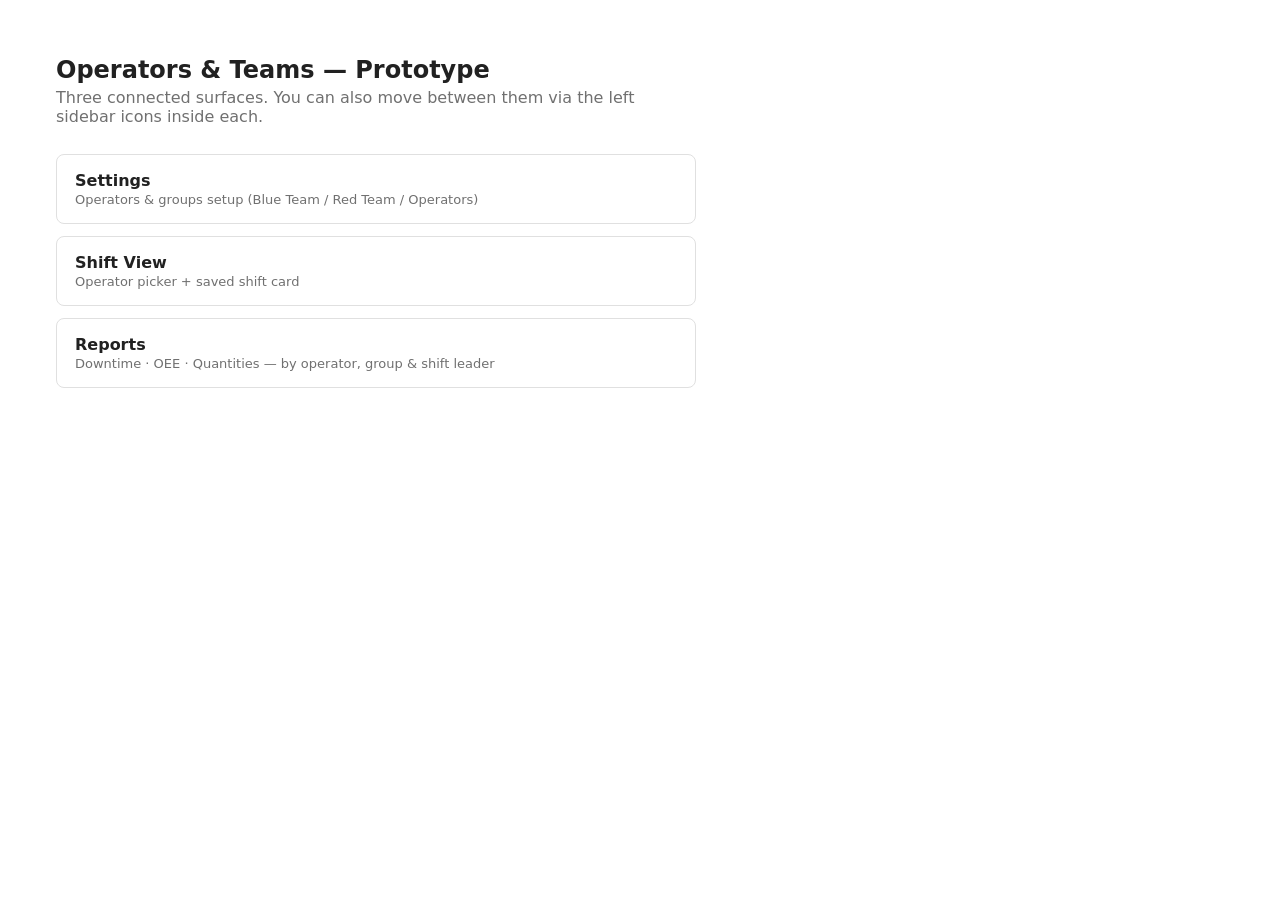
<file: index.html>
<!DOCTYPE html>
<html lang="en">
<head>
  <meta charset="UTF-8">
  <title>Operators &amp; Teams Prototype</title>
  <style>
    body { font-family: system-ui, sans-serif; padding: 48px; color: #212121; max-width: 640px; }
    h1 { font-size: 24px; font-weight: 600; margin: 0 0 4px; }
    p.sub { color: #707070; margin: 0 0 28px; }
    ul { list-style: none; padding: 0; margin: 0; }
    li { margin: 0 0 12px; }
    a { display: block; padding: 16px 18px; border: 1px solid #e0e0e0; border-radius: 8px;
        text-decoration: none; color: #212121; transition: border-color .12s, background .12s; }
    a:hover { border-color: #2ecc71; background: rgba(46,204,113,0.06); }
    a b { display: block; font-size: 16px; font-weight: 600; }
    a span { display: block; font-size: 13px; color: #707070; margin-top: 2px; }
  </style>
</head>
<body>
  <h1>Operators &amp; Teams — Prototype</h1>
  <p class="sub">Three connected surfaces. You can also move between them via the left sidebar icons inside each.</p>
  <ul>
    <li><a href="prototype/setup-proto.html"><b>Settings</b><span>Operators &amp; groups setup (Blue Team / Red Team / Operators)</span></a></li>
    <li><a href="prototype/index.html"><b>Shift View</b><span>Operator picker + saved shift card</span></a></li>
    <li><a href="wf-reports/index.html"><b>Reports</b><span>Downtime · OEE · Quantities — by operator, group &amp; shift leader</span></a></li>
  </ul>
</body>
</html>
</file>
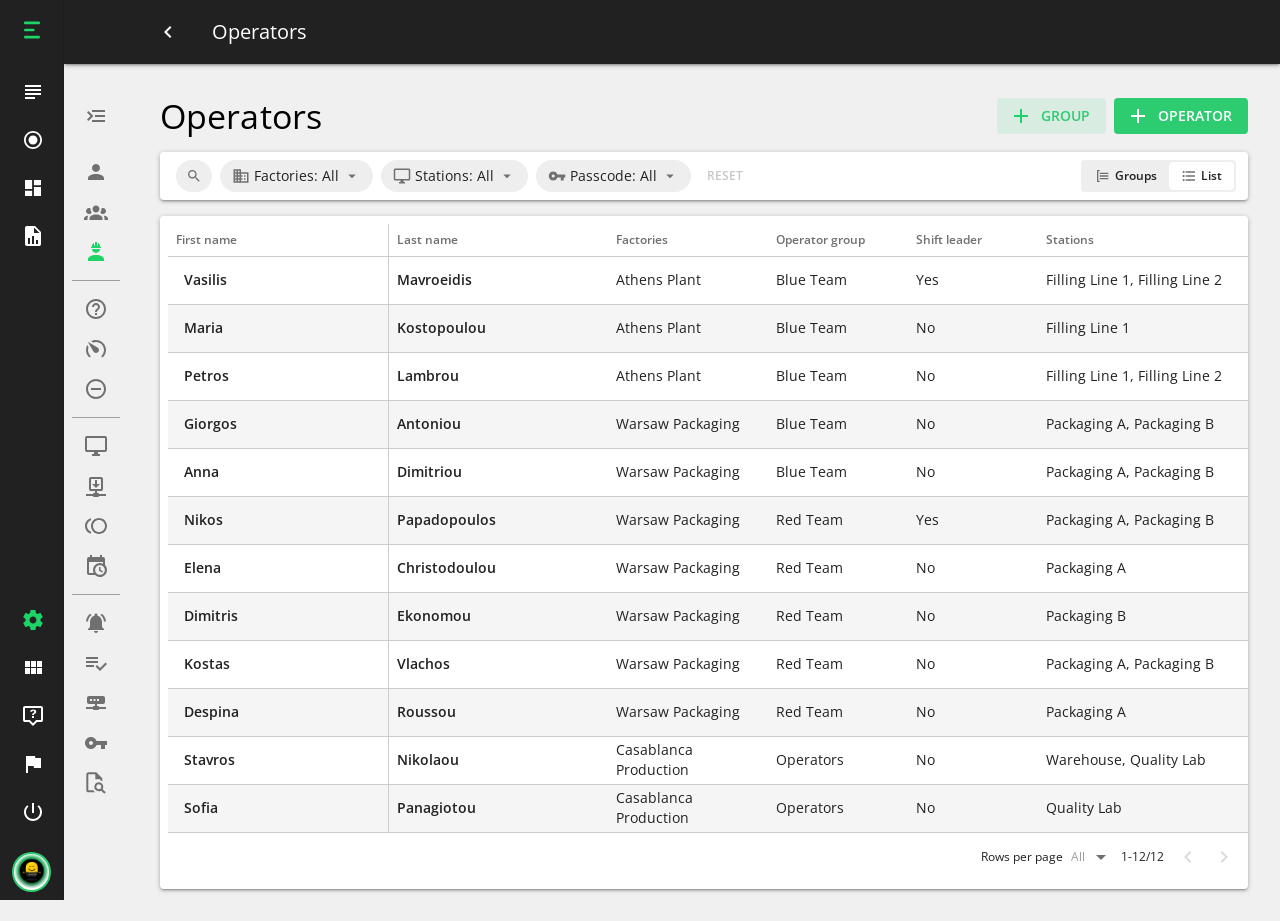
<file: prototype/setup-proto.html>
<!DOCTYPE html>
<html lang="en">
<head>
  <meta charset="UTF-8">
  <meta name="viewport" content="width=device-width, initial-scale=1.0">
  <title>Operators · Evocon Settings</title>
  <link rel="preconnect" href="https://fonts.googleapis.com">
  <link rel="preconnect" href="https://fonts.gstatic.com" crossorigin>
  <link href="https://fonts.googleapis.com/css2?family=Open+Sans:wght@400;600;700&display=swap" rel="stylesheet">
  <link rel="stylesheet" href="evocon-ui.css?v=2">
  <style>
    /* Page-local: precise column widths per Figma frame 32002:10454 */
    .table.list { table-layout: fixed; }
    .table.list col.c-first   { width: 220px; }
    .table.list col.c-last    { width: 220px; }
    .table.list col.c-fact    { width: 160px; }
    .table.list col.c-team    { width: 140px; }
    .table.list col.c-role    { width: 130px; }
    .table.list col.c-tags    { width: 150px; }
    .table.list col.c-stat    { width: 230px; }
    .table.list col.c-pass    { width: 110px; }
    .table.list col.c-actions { width: 50px;  }

    /* Teams view inner table */
    .table.teams col.tg-first { width: 180px; }
    .table.teams col.tg-last  { width: 180px; }
    .table.teams col.tg-stat  { width: 280px; }
    .table.teams col.tg-role  { width: 140px; }
    .table.teams col.tg-tags  { width: 200px; }
    .table.teams col.tg-pass  { width: auto;  }

    /* Custom widths inside the modal (Figma frame is 900px wide) */
    .modal--operator .field-row .field.fld-tags { flex: 0 0 calc(50% - 4px); }

    /* Color swatch options in dropdowns */
    .swatch {
      width: 14px; height: 14px;
      border-radius: 2px;
      display: inline-block;
      flex-shrink: 0;
    }
  </style>
</head>
<body>

<div id="app-root">
  <!-- Main content goes here; Chrome.render() wraps it with sidebars + topbar -->
  <div class="page-header">
    <h1 class="page-header__title" id="pageTitle">Operators</h1>
    <div class="page-header__actions">
      <button class="btn btn--secondary" id="btnNewTeam">
        <span class="btn__icon" data-icn="add" data-tint="green"></span>
        <span class="btn__text">Group</span>
      </button>
      <button class="btn btn--primary" id="btnNewOperator">
        <span class="btn__icon" data-icn="add" data-tint="white"></span>
        <span class="btn__text">Operator</span>
      </button>
    </div>
  </div>

  <div class="filterbar">
    <div class="filterbar__chips">
      <button class="chip chip--search" aria-label="Search">
        <span class="chip__icon" data-icn="search" data-size="16"></span>
      </button>
      <button class="chip" id="chipFactories">
        <span class="chip__icon" data-icn="factory" data-size="18"></span>
        Factories: All
        <span class="chip__caret" data-icn="menu-down" data-size="18"></span>
      </button>
      <button class="chip" id="chipStations">
        <span class="chip__icon" data-icn="stations" data-size="18"></span>
        Stations: All
        <span class="chip__caret" data-icn="menu-down" data-size="18"></span>
      </button>
      <button class="chip" id="chipPasscode">
        <span class="chip__icon" data-icn="key" data-size="18"></span>
        Passcode: All
        <span class="chip__caret" data-icn="menu-down" data-size="18"></span>
      </button>
      <button class="chip-reset" id="chipReset">Reset</button>
    </div>
    <div class="view-toggle">
      <button class="view-toggle__btn" data-view="teams" id="toggleTeams">
        <span data-icn="group" data-size="16"></span>
        Groups
      </button>
      <button class="view-toggle__btn is-active" data-view="list" id="toggleList">
        <span data-icn="list" data-size="16"></span>
        List
      </button>
    </div>
  </div>

  <!-- List view -->
  <section id="viewList">
    <div class="tablecard">
      <table class="table list">
        <colgroup>
          <col class="c-first"><col class="c-last"><col class="c-fact"><col class="c-team">
          <col class="c-role"><col class="c-tags"><col class="c-stat"><col class="c-pass"><col class="c-actions">
        </colgroup>
        <thead>
          <tr>
            <th><span class="th-inner">First name</span></th>
            <th><span class="th-inner">Last name</span></th>
            <th><span class="th-inner">Factories</span></th>
            <th><span class="th-inner">Operator group</span></th>
            <th><span class="th-inner">Shift leader</span></th>
            <th class="is-tags">
              <span class="th-inner">
                <span data-icn="tags" data-size="16"></span>
                Tags
              </span>
            </th>
            <th><span class="th-inner">Stations</span></th>
            <th><span class="th-inner">Passcode</span></th>
            <th></th>
          </tr>
        </thead>
        <tbody id="listBody"></tbody>
      </table>
      <div class="tablefooter">
        <span class="tablefooter__label">Rows per page</span>
        <span class="tablefooter__per-page">
          All
          <span data-icn="menu-down"></span>
        </span>
        <span class="tablefooter__count" id="listCount">1-10/10</span>
        <div class="tablefooter__nav">
          <button class="icon-btn" aria-label="Previous"><span data-icn="arrow-left"></span></button>
          <button class="icon-btn" aria-label="Next"><span data-icn="arrow-right"></span></button>
        </div>
      </div>
    </div>
  </section>

  <!-- Teams view -->
  <section id="viewTeams" style="display:none;">
    <div id="teamsContainer"></div>
  </section>
</div>

<!-- ───────── MODALS ───────── -->

<!-- New/Edit Operator modal (Figma 32002:8912) -->
<div class="modal-overlay" id="modalOperator">
  <div class="modal modal--operator">
    <div class="modal__header">
      <div class="modal__title" id="opTitle">New: Operator</div>
    </div>
    <div class="modal__body">
      <div class="field-row">
        <div class="field">
          <input class="field__input" id="opFirst" placeholder="First name" maxlength="200">
          <div class="field__bottom">
            <span class="field__hint">Name</span>
            <span class="field__counter"><span id="opFirstCount">0</span> / 200</span>
          </div>
        </div>
        <div class="field">
          <input class="field__input" id="opLast" placeholder="Last name" maxlength="100">
          <div class="field__bottom">
            <span class="field__hint">Last name</span>
            <span class="field__counter"><span id="opLastCount">0</span> / 100</span>
          </div>
        </div>
      </div>
      <!-- Row 2: Operator group | Stations -->
      <div class="field-row">
        <div class="field" style="position:relative;">
          <button type="button" class="field__select is-empty" id="opTeamTrigger">
            <span class="field__select-text">Operator group</span>
            <span class="field__select-caret" data-icn="menu-down"></span>
          </button>
          <div class="field__bottom">
            <span class="field__hint">Operator group</span>
          </div>
          <div class="dropdown" id="opTeamMenu" data-anchor="#opTeamTrigger"></div>
        </div>
        <div class="field" style="position:relative;">
          <button type="button" class="field__select is-empty" id="opStationsTrigger">
            <span class="field__select-text">Stations</span>
            <span class="field__select-caret" data-icn="menu-down"></span>
          </button>
          <div class="field__bottom">
            <span class="field__hint">Stations</span>
          </div>
          <div class="dropdown" id="opStationsMenu" data-anchor="#opStationsTrigger"></div>
        </div>
      </div>
      <!-- Row 3: Tags | Role (Role hidden in leader mode → Tags sits alone) -->
      <div class="field-row" id="opTagsRoleRow">
        <div class="field fld-tags" style="position:relative;">
          <button type="button" class="field__select is-empty" id="opTagsTrigger">
            <span class="field__select-text">Tags</span>
            <span class="field__select-caret" data-icn="menu-down"></span>
          </button>
          <div class="field__bottom">
            <span class="field__hint">Tags</span>
          </div>
          <div class="dropdown" id="opTagsMenu" data-anchor="#opTagsTrigger"></div>
        </div>
        <div class="field" style="position:relative;" id="opRoleField">
          <button type="button" class="field__select is-empty" id="opRoleTrigger">
            <span class="field__select-text">Default role</span>
            <span class="field__select-caret" data-icn="menu-down"></span>
          </button>
          <div class="field__bottom">
            <span class="field__hint">Default role</span>
          </div>
          <div class="dropdown" id="opRoleMenu" data-anchor="#opRoleTrigger"></div>
        </div>
      </div>

      <!-- Leader mode only: "Allow as shift leader" toggle (Figma 32106:13385). -->
      <div class="op-leader-toggle-row" id="opLeaderToggleRow" style="display:none;">
        <button type="button" class="op-switch" id="opCanLeadSwitch" role="switch" aria-checked="false" aria-label="Allow as shift leader">
          <span class="op-switch-knob"></span>
        </button>
        <div class="op-leader-toggle-text">
          <div class="op-leader-toggle-label">Allow as shift leader</div>
          <div class="op-leader-toggle-hint">Operator can be set as shift leader in shift view</div>
        </div>
      </div>

      <!-- "Exclude from manhours" toggle. For indirect personnel (supervisors,
           warehouse, engineers) whose time shouldn't count toward the shift's
           manhours / labour total in Reports. Gated by the proto setting — hidden
           by default; openOperatorModal() reveals it when the setting is on. -->
      <div class="op-leader-toggle-row" id="opExcludeManhoursRow" style="display:none;">
        <button type="button" class="op-switch" id="opExcludeManhoursSwitch" role="switch" aria-checked="false" aria-label="Exclude from man-hours">
          <span class="op-switch-knob"></span>
        </button>
        <div class="op-leader-toggle-text">
          <div class="op-leader-toggle-label">Exclude from man-hours</div>
          <div class="op-leader-toggle-hint">Operator's time is not counted in the shift's man-hours total (indirect personnel)</div>
        </div>
      </div>

      <div class="section-title">
        <div class="section-title__spacer"></div>
        <div class="section-title__text">Checklists authentication</div>
        <button class="icon-btn" style="width:28px;height:28px;" aria-label="Info">
          <span data-icn="information" data-size="16"></span>
        </button>
      </div>
      <div class="passcode-card">
        <div class="passcode-card__icon" data-icn="key"></div>
        <div class="passcode-card__text">No passcode created</div>
        <button class="btn btn--secondary"><span class="btn__text">Generate</span></button>
      </div>
    </div>
    <div class="modal__footer">
      <div class="modal__footer-left">
        <button class="btn btn--danger" id="opDelete" style="display:none;"><span class="btn__text">Delete</span></button>
      </div>
      <div class="modal__footer-right">
        <button class="btn btn--cancel" data-close><span class="btn__text">Cancel</span></button>
        <button class="btn btn--primary" id="opSave"><span class="btn__text">Save</span></button>
      </div>
    </div>
  </div>
</div>

<!-- New Team modal (Figma 32002:11374) -->
<div class="modal-overlay" id="modalTeam">
  <div class="modal modal--narrow">
    <div class="modal__header">
      <div class="modal__title" id="teamTitle">New: Group</div>
    </div>
    <div class="modal__body">
      <div class="field-row">
        <div class="field">
          <input class="field__input" id="teamName" placeholder="Group name" maxlength="100">
          <div class="field__bottom">
            <span class="field__hint">Group name</span>
            <span class="field__counter"><span id="teamNameCount">0</span> / 100</span>
          </div>
        </div>
        <div class="field" style="position:relative;">
          <button type="button" class="field__select is-empty" id="teamFactoriesTrigger">
            <span class="field__select-text">Factories</span>
            <span class="field__select-caret" data-icn="menu-down"></span>
          </button>
          <div class="field__bottom">
            <span class="field__hint">Factories</span>
          </div>
          <div class="dropdown" id="teamFactoriesMenu" data-anchor="#teamFactoriesTrigger"></div>
        </div>
      </div>
      <div class="field-row" id="teamTagsRow">
        <div class="field" style="position:relative;">
          <button type="button" class="field__select is-empty" id="teamTagsTrigger">
            <span class="field__select-text">Tags</span>
            <span class="field__select-caret" data-icn="menu-down"></span>
          </button>
          <div class="field__bottom">
            <span class="field__hint">Tags (Optional)</span>
          </div>
          <div class="dropdown" id="teamTagsMenu" data-anchor="#teamTagsTrigger"></div>
        </div>
        <div class="field"></div>
      </div>
    </div>
    <div class="modal__footer">
      <div class="modal__footer-left">
        <button class="btn btn--danger" id="teamDelete" style="display:none;"><span class="btn__text">Delete</span></button>
      </div>
      <div class="modal__footer-right">
        <button class="btn btn--cancel" data-close><span class="btn__text">Cancel</span></button>
        <button class="btn btn--primary" id="teamSave"><span class="btn__text">Save</span></button>
      </div>
    </div>
  </div>
</div>

<script src="mock-data.js"></script>
<script src="proto-panel.js?v=6"></script>
<script src="chrome.js"></script>
<script>
// ─── Bootstrap chrome ───
Chrome.render({
  sb1Active: 'settings',
  sb2Active: 'operators',
  title: 'Operators',
  mountSelector: '#app-root',
});

// ─── data-icn hydration ───
// Replaces a placeholder `<span data-icn="NAME" data-size="N" data-tint="green">`
// with an actual `<img>` produced by Chrome.icon(...). The placeholder's
// existing classes are preserved (so styling hooks like `.chip__icon` survive).
function hydrateIcons(root) {
  (root || document).querySelectorAll('[data-icn]').forEach(el => {
    if (el.tagName === 'IMG') return; // already hydrated
    const name = el.dataset.icn;
    const size = el.dataset.size ? Number(el.dataset.size) : 24;
    const rawTint = el.dataset.tint;
    const tint = rawTint && rawTint !== 'null' && rawTint !== '' ? rawTint : null;
    const html = Chrome.icon(name, { size, tint });
    // Wrap to extract the resulting <img> element with its attrs intact
    const tmp = document.createElement('div');
    tmp.innerHTML = html;
    const img = tmp.firstChild;
    if (!img) return;
    // Carry over the placeholder's classes (except .icn etc. which Chrome.icon already adds)
    el.classList.forEach(c => { if (!c.startsWith('icn')) img.classList.add(c); });
    el.replaceWith(img);
  });
}
hydrateIcons();

// ─── Data layer ───
let teams     = SharedData.getTeams();
let operators = SharedData.getOperators();
let editingOp   = null;
let editingTeam = null;
const FACTORIES = MOCK_FACTORIES;
const TAGS      = MOCK_TAGS;
// Roles available in the operator setup modal. Supervisor is Pro-tier.
// Quality, Maintenance, External are Enterprise-only — shown greyed with an
// ENTERPRISE pill so users discover the upgrade without being able to pick.
// Each role carries its own icon (rendered next to the name in the role
// dropdown picker per Figma 32059:7483). icn id resolves via Chrome.icon().
// "Operator" is the baseline role — available to everyone and the default in
// single mode. The multi "Roles" card excludes it (there you pick which
// elevated roles an operator CAN take). Supervisor is Pro; Quality/Maintenance
// are Enterprise-gated.
const OPERATOR_ROLES = [
  { name: 'Operator',    enterprise: false, icn: 'operators' },
  { name: 'Supervisor',  enterprise: false, icn: 'star'      },
  { name: 'Quality',     enterprise: true,  icn: 'operators' },
  { name: 'Maintenance', enterprise: true,  icn: 'operators' },
];
// Prototype roles mode — shared with the Shift View (set via its H-key panel,
// persisted under the same localStorage key). Drives whether the operator
// Leader mode is the committed design — the "Allow as shift leader" toggle is
// the only responsibility-shaped control on the operator. The helpers below
// stay as constants so the rest of the file doesn't need to be rewritten.
function protoRolesMode()    { return 'leader'; }
function isMultiRolesMode()  { return false; }
function isLeaderRolesMode() { return true;  }
// Plan tier — shared with the Shift View H-key panel (localStorage 'protoTier').
// 'pro' hides Enterprise-locked roles entirely; 'enterprise' shows them as
// disabled rows with an upgrade tooltip.
function protoTier() { return localStorage.getItem('protoTier') || 'pro'; }
function isEnterpriseTier() { return protoTier() === 'enterprise'; }
const STATIONS  = MOCK_STATIONS;
// Team color picker — uses the "Chart colors" palette from the Evocon
// Design System (Figma node 178:218). Values match the --chart-* CSS tokens
// declared in evocon-ui.css.
const TEAM_COLOR_PALETTE = [
  { value: '#cdcdcd', label: 'Light grey'  },
  { value: '#666666', label: 'Grey'        },
  { value: '#0066cc', label: 'Blue'        },
  { value: '#3498db', label: 'Light blue'  },
  { value: '#1abc9c', label: 'Cyan'        },
  { value: '#2ecc71', label: 'Green'       },
  { value: '#a7d129', label: 'Neon green'  },
  { value: '#f1c40f', label: 'Yellow'      },
  { value: '#fa8072', label: 'Coral'       },
  { value: '#800808', label: 'Red'         },
  { value: '#fb85ad', label: 'Pink'        },
  { value: '#f3368d', label: 'Magenta'     },
  { value: '#909afc', label: 'Lilac'       },
  { value: '#9b59b6', label: 'Violet'      },
];

// ─── Helpers ───
const $  = (sel, root = document) => root.querySelector(sel);
const $$ = (sel, root = document) => [...root.querySelectorAll(sel)];
// Tags on/off comes from the H-key prototype panel (proto-panel.js).
const tagsOn = () => window.__protoTags !== 'off';
const escapeHtml = s => String(s ?? '').replace(/[&<>"']/g, c => ({'&':'&amp;','<':'&lt;','>':'&gt;','"':'&quot;',"'":'&#39;'}[c]));
const teamById = id => teams.find(t => t.id === id);
const factoryById = id => FACTORIES.find(f => f.id === id);

function persist() {
  SharedData.saveTeams(teams);
  SharedData.saveOperators(operators);
}

// Members currently assigned to an operator group. Shown in parentheses beside
// the group name so the picker/list conveys group size at a glance.
function teamMemberCount(teamId) {
  return operators.filter(op => op.teamId === teamId).length;
}

// ─── List view rendering ───
// Tags are plain comma-separated text. Role is its own column.
function renderTagsCell(op) {
  const tags = op.tags || [];
  if (tags.length === 0) return '-';
  return tags.map(t => escapeHtml(t)).join(', ');
}
// Shift leader cell — "Yes" when canLead, "-" otherwise.
// Spec: the Shift leader column reads "Yes" or "No" — a dash would read as
// "not applicable", and every operator has an answer to this one.
function renderRoleCell(op) {
  return op.canLead ? 'Yes' : 'No';
}
// Group cell shows just the group name — color dots were removed (operator
// groups no longer carry a color; see the group modal).
function renderGroupCell(op) {
  const team = teamById(op.teamId);
  if (!team) return '-';
  return escapeHtml(team.name);
}

function renderList() {
  const body = $('#listBody');
  body.innerHTML = operators.map(op => {
    // The operator's factories are DERIVED: station → station group → factory.
    // Operators never carry a factory of their own (Settings → Operators is
    // name + stations only), so this is the only correct way to get it.
    const factoryName = operatorFactoryLabel(op);
    return `
      <tr data-op-id="${op.id}">
        <td class="td-bold">${escapeHtml(op.firstName)}</td>
        <td class="td-bold">${escapeHtml(op.lastName)}</td>
        <td>${escapeHtml(factoryName)}</td>
        <td>${renderGroupCell(op)}</td>
        <td>${renderRoleCell(op)}</td>
        ${tagsOn() ? `<td>${renderTagsCell(op)}</td>` : ''}
        <td>${escapeHtml((op.stations || []).join(', '))}</td>
        <td>No</td>
        <td></td>
      </tr>
    `;
  }).join('');
  $('#listCount').textContent = `1-${operators.length}/${operators.length}`;

  hydrateIcons(body);
  $$('#listBody tr').forEach(tr => {
    tr.addEventListener('click', () => openOperatorModal(Number(tr.dataset.opId)));
  });
}

// ─── Teams view rendering ───
// expandTeamId: when set, only that team is expanded; everything else collapsed.
//               default = all teams collapsed.
function renderTeams(expandTeamId) {
  const container = $('#teamsContainer');
  container.innerHTML = teams.map(team => {
    const members = operators.filter(op => op.teamId === team.id);
    const isOpen = expandTeamId != null && team.id === expandTeamId;
    return `
      <div class="team-group ${isOpen ? 'is-open' : ''}" data-team-id="${team.id}">
        <div class="team-group__header">
          <div class="team-group__left">
            <span class="team-group__drag" data-icn="drag-vertical" aria-hidden="true"></span>
            <button class="icon-btn" aria-label="Edit team" data-edit-team="${team.id}">
              <span data-icn="edit"></span>
            </button>
            <span class="team-group__name">${escapeHtml(team.name)}</span>
            <span class="team-group__count">(${members.length})</span>
          </div>
          <span class="team-group__caret" data-icn="menu-down"></span>
        </div>
        <div class="team-group__body">
          <table class="table teams">
            <colgroup>
              <col class="tg-first"><col class="tg-last"><col class="tg-stat">
              <col class="tg-role">${tagsOn() ? '<col class="tg-tags">' : ''}<col class="tg-pass">
            </colgroup>
            <thead>
              <tr>
                <th><span class="th-inner">First name</span></th>
                <th><span class="th-inner">Last name</span></th>
                <th><span class="th-inner">Stations</span></th>
                <th><span class="th-inner">Shift leader</span></th>
                ${tagsOn() ? '<th><span class="th-inner">Tags</span></th>' : ''}
                <th><span class="th-inner">Passcode</span></th>
              </tr>
            </thead>
            <tbody>
              ${members.map(op => `
                <tr data-op-id="${op.id}">
                  <td><span class="tg-cell-drag">
                    <span class="tg-drag" data-icn="drag-vertical" aria-hidden="true"></span>
                    ${escapeHtml(op.firstName)}
                  </span></td>
                  <td>${escapeHtml(op.lastName)}</td>
                  <td>${escapeHtml((op.stations || []).join(', '))}</td>
                  <td>${renderRoleCell(op)}</td>
                  ${tagsOn() ? `<td>${renderTagsCell(op)}</td>` : ''}
                  <td>No</td>
                </tr>
              `).join('')}
            </tbody>
          </table>
        </div>
      </div>
    `;
  }).join('');

  hydrateIcons(container);

  // Toggle behaviour
  $$('.team-group__header').forEach(h => {
    h.addEventListener('click', e => {
      // Don't toggle when clicking edit pencil
      if (e.target.closest('[data-edit-team]')) return;
      h.parentElement.classList.toggle('is-open');
    });
  });
  $$('[data-edit-team]').forEach(b => {
    b.addEventListener('click', e => {
      e.stopPropagation();
      openTeamModal(Number(b.dataset.editTeam));
    });
  });
  // Row clicks → open operator
  $$('.team-group__body tbody tr').forEach(tr => {
    tr.addEventListener('click', () => openOperatorModal(Number(tr.dataset.opId)));
  });
}

// ─── View toggle ───
function setView(v) {
  $('#viewList').style.display  = v === 'list'  ? '' : 'none';
  $('#viewTeams').style.display = v === 'teams' ? '' : 'none';
  $('#pageTitle').textContent   = v === 'teams' ? 'Operator groups' : 'Operators';
  $('#toggleList').classList.toggle('is-active',  v === 'list');
  $('#toggleTeams').classList.toggle('is-active', v === 'teams');
  // Also update the top bar title (already drawn into chrome)
  const titleEl = document.querySelector('.topbar__title-text');
  if (titleEl) titleEl.textContent = v === 'teams' ? 'Operator groups' : 'Operators';
}

// ─── Modal helpers ───
function openModal(id)  { $('#' + id).classList.add('is-open'); }
function closeModal(id) { $('#' + id).classList.remove('is-open'); closeAllDropdowns(); }
function closeAllModals() {
  ['modalOperator', 'modalTeam'].forEach(id => $('#' + id).classList.remove('is-open'));
  closeAllDropdowns();
}
document.addEventListener('click', e => {
  if (e.target.matches('.modal-overlay')) closeAllModals();
  if (e.target.closest('[data-close]')) closeAllModals();
});
document.addEventListener('keydown', e => {
  if (e.key === 'Escape') { closeAllDropdowns(); closeAllModals(); }
});

// ─── Dropdowns ───
function closeAllDropdowns() {
  $$('.dropdown').forEach(d => d.classList.remove('is-open'));
}

function positionDropdown(menu, trigger) {
  // position:fixed — compute coords from the trigger's bounding rect so the
  // popover escapes any modal container's overflow:hidden clipping.
  const r = trigger.getBoundingClientRect();
  menu.style.top   = (r.bottom + 4) + 'px';
  menu.style.left  = r.left + 'px';
  menu.style.width = Math.max(r.width, 240) + 'px';
}

function bindDropdown(triggerSel, menuSel, render) {
  const trigger = $(triggerSel);
  const menu    = $(menuSel);
  if (!trigger || !menu) return;
  menu.__render = render; // kept so redrawDropdown() can refresh in place
  trigger.addEventListener('click', e => {
    e.stopPropagation();
    const wasOpen = menu.classList.contains('is-open');
    closeAllDropdowns();
    if (!wasOpen) {
      menu.innerHTML = render();
      menu.classList.add('is-open');
      positionDropdown(menu, trigger);
      hydrateIcons(menu);
      wireDropdownMenu(menu);
    }
  });
}

// Re-render an open dropdown in place. Needed when picking one row changes how
// other rows should look — e.g. "Select all" reflecting the individual boxes.
function redrawDropdown(menuSel) {
  const menu = $(menuSel);
  if (!menu || !menu.__render || !menu.classList.contains('is-open')) return;
  menu.innerHTML = menu.__render();
  hydrateIcons(menu);
  wireDropdownMenu(menu);
}

// Reposition open dropdowns on scroll/resize.
window.addEventListener('scroll', () => {
  $$('.dropdown.is-open').forEach(menu => {
    const anchor = $(menu.dataset.anchor || '');
    if (anchor) positionDropdown(menu, anchor);
  });
}, true);
window.addEventListener('resize', () => closeAllDropdowns());

function wireDropdownMenu(menu) {
  // Rows that carry data-tip (e.g. Enterprise-locked roles) get a hover
  // tooltip explaining why they can't be picked.
  $$('.dropdown__row[data-tip]', menu).forEach(row => {
    row.addEventListener('mouseenter', e => evoShowTooltip(e, row.dataset.tip));
    row.addEventListener('mouseleave', evoHideTooltip);
  });
  // Star buttons in the multi roles card: pick the operator's default role.
  // stopPropagation so the click doesn't also toggle the row checkbox. Only
  // rendered on available (checked) rows.
  $$('.dropdown__row-star[data-role-default]', menu).forEach(star => {
    star.addEventListener('click', e => {
      e.stopPropagation();
      const handler = window.__currentRoleDefault;
      if (handler) handler(star.dataset.roleDefault);
    });
  });
  $$('.dropdown__row', menu).forEach(row => {
    row.addEventListener('click', e => {
      e.stopPropagation();
      // Enterprise-locked / otherwise disabled rows ignore clicks but keep
      // the dropdown open so the user can read the ENTERPRISE pill.
      if (row.classList.contains('is-disabled')) return;
      const cbicon = row.querySelector('.dropdown__row-cbicon');
      // Multi-select rows carry a .dropdown__row-cbicon checkbox marker;
      // single-select rows (radio-style) do not.
      if (!cbicon) {
        const handler = window.__currentSingleSelect;
        if (handler) handler(row.dataset.value);
        closeAllDropdowns();
        return;
      }
      // Toggle visual + state, then re-render the marker icon
      row.classList.toggle('is-checked');
      const nowChecked = row.classList.contains('is-checked');
      cbicon.outerHTML = `<span class="dropdown__row-cbicon" data-icn="${nowChecked ? 'checkbox-marked' : 'checkbox-blank'}" data-tint="${nowChecked ? 'green' : null}"></span>`;
      hydrateIcons(row);
      const handler = window.__currentMultiSelect;
      if (handler) handler();
    });
  });
}
document.addEventListener('click', () => closeAllDropdowns());

// ─── Operator modal ───
function getOperatorFormState() {
  return {
    firstName: $('#opFirst').value.trim(),
    lastName:  $('#opLast').value.trim(),
    stations: window.__opStations || [],
    // Mandatory: operators always belong to a group. Null falls back to the
    // Default group at save time (see #opSave handler).
    teamId:   window.__opTeam ?? null,
    role:     window.__opRole || null,
    allowedRoles: window.__opAllowedRoles || [],
    canLead:  !!window.__opCanLead,
    excludeManhours: !!window.__opExcludeManhours,
    tags:     window.__opTags || [],
  };
}
function setOperatorFormState(op) {
  $('#opFirst').value = op?.firstName || '';
  $('#opLast').value  = op?.lastName  || '';
  $('#opFirstCount').textContent = $('#opFirst').value.length;
  $('#opLastCount').textContent  = $('#opLast').value.length;
  window.__opStations = [...(op?.stations || [])];
  window.__opTeam = op?.teamId ?? null;
  // Single mode: "Operator" is the baseline default for anyone without a role.
  window.__opRole = op?.role || (isMultiRolesMode() ? null : 'Operator');
  window.__opAllowedRoles = [...(op?.allowedRoles || [])];
  window.__opCanLead = !!op?.canLead;
  window.__opExcludeManhours = !!op?.excludeManhours;
  window.__opTags = [...(op?.tags || [])];
  refreshOperatorSummaries();
}
function refreshOperatorSummaries() {
  // Stations
  const sTrig = $('#opStationsTrigger');
  const s = window.__opStations || [];
  sTrig.classList.toggle('is-empty', s.length === 0);
  $('.field__select-text', sTrig).textContent = s.length ? (s.length === 1 ? s[0] : `${s[0]} + ${s.length - 1} more`) : 'Stations';

  // Operator group — show color swatch before name when picked.
  const tTrig = $('#opTeamTrigger');
  const team = teamById(window.__opTeam);
  tTrig.classList.toggle('is-empty', !team);
  $('.field__select-text', tTrig).innerHTML = team
    ? escapeHtml(team.name)
    : 'Operator group';

  // Role field vs. leader toggle. Leader mode: hide the role field entirely
  // and show the "Allow as shift leader" toggle row. Single/multi: show the
  // role field, hide the toggle row.
  const rTrig = $('#opRoleTrigger');
  const rField = $('#opRoleField');
  const leaderRow = $('#opLeaderToggleRow');
  const leaderMode = isLeaderRolesMode();
  if (rField) rField.style.display = leaderMode ? 'none' : '';
  if (leaderRow) leaderRow.style.display = leaderMode ? '' : 'none';
  if (leaderMode) {
    const sw = $('#opCanLeadSwitch');
    if (sw) { sw.classList.toggle('is-on', !!window.__opCanLead); sw.setAttribute('aria-checked', String(!!window.__opCanLead)); }
  } else if (isMultiRolesMode()) {
    const allowed = window.__opAllowedRoles || [];
    rTrig.classList.toggle('is-empty', allowed.length === 0);
    $('.field__select-text', rTrig).textContent =
      allowed.length ? (allowed.length === 1 ? allowed[0] : `${allowed[0]} + ${allowed.length - 1} more`) : 'Responsibilities';
    if (rField) $('.field__hint', rField).textContent = 'Responsibilities';
  } else {
    const role = window.__opRole;
    rTrig.classList.toggle('is-empty', !role);
    $('.field__select-text', rTrig).textContent = role || 'Default role';
    if (rField) $('.field__hint', rField).textContent = 'Default role';
  }

  // "Exclude from manhours" switch — gated by the proto setting (H-panel).
  const emRow = $('#opExcludeManhoursRow');
  const emOn  = window.__protoExcludeManhours === 'on';
  if (emRow) emRow.style.display = emOn ? '' : 'none';
  const emSw = $('#opExcludeManhoursSwitch');
  if (emSw) {
    emSw.classList.toggle('is-on', !!window.__opExcludeManhours);
    emSw.setAttribute('aria-checked', String(!!window.__opExcludeManhours));
  }

  // Tags — absent from the DOM when the feature is switched off, but the
  // operator's own tags stay in window.__opTags so saving preserves them.
  const gTrig = $('#opTagsTrigger');
  const tags = window.__opTags || [];
  if (gTrig) {
    gTrig.classList.toggle('is-empty', tags.length === 0);
    $('.field__select-text', gTrig).textContent = tags.length ? (tags.length === 1 ? tags[0] : `${tags[0]} + ${tags.length - 1} more`) : 'Tags';
  }
}

function openOperatorModal(opId) {
  editingOp = opId ? operators.find(o => o.id === opId) : null;
  $('#opTitle').textContent = editingOp ? `${editingOp.firstName} ${editingOp.lastName}` : 'New: Operator';
  $('#opDelete').style.display = editingOp ? '' : 'none';
  setOperatorFormState(editingOp);
  openModal('modalOperator');
}

$('#btnNewOperator').addEventListener('click', () => openOperatorModal(null));
// "Allow as shift leader" toggle (leader mode).
$('#opCanLeadSwitch').addEventListener('click', () => {
  window.__opCanLead = !window.__opCanLead;
  refreshOperatorSummaries();
});
// "Exclude from manhours" toggle (indirect personnel).
$('#opExcludeManhoursSwitch').addEventListener('click', () => {
  window.__opExcludeManhours = !window.__opExcludeManhours;
  refreshOperatorSummaries();
});
$('#opFirst').addEventListener('input', e => $('#opFirstCount').textContent = e.target.value.length);
$('#opLast').addEventListener('input',  e => $('#opLastCount').textContent  = e.target.value.length);

$('#opSave').addEventListener('click', () => {
  const data = getOperatorFormState();
  if (!data.firstName) { $('#opFirst').focus(); return; }
  // Mandatory group: if no group picked, lump into the "Operators" fallback.
  // Auto-creates it on first use so it always exists when operators need it.
  if (data.teamId == null) {
    let def = teams.find(t => t.name === 'Operators');
    if (!def) {
      const id = (Math.max(0, ...teams.map(t => t.id)) || 0) + 1;
      def = { id, name: 'Operators', color: '#9e9e9e', isGlobal: true, factoryIds: [], tags: [] };
      teams.push(def);
    }
    data.teamId = def.id;
  }
  if (editingOp) {
    Object.assign(editingOp, data);
  } else {
    const id = (Math.max(0, ...operators.map(o => o.id)) || 0) + 1;
    operators.push({ id, ...data });
  }
  persist();
  renderList(); renderTeams();
  closeAllModals();
});
$('#opDelete').addEventListener('click', () => {
  if (!editingOp) return;
  operators = operators.filter(o => o.id !== editingOp.id);
  persist();
  renderList(); renderTeams();
  closeAllModals();
});

// Helper: render a checkbox-marker (either Evocon's checkbox-marked.svg when checked,
// or checkbox-blank-outline.svg when not). Painted by mask-image via .icn class.
function checkboxMarker(isChecked) {
  return `<span class="dropdown__row-cbicon" data-icn="${isChecked ? 'checkbox-marked' : 'checkbox-blank'}" data-tint="${isChecked ? 'green' : null}"></span>`;
}
function radioCheckMarker(isSelected) {
  return isSelected
    ? `<span class="dropdown__row-icon" data-icn="check-circle" data-tint="green"></span>`
    : `<span class="dropdown__row-radio"></span>`;
}

// Stations dropdown (multi-select)
bindDropdown('#opStationsTrigger', '#opStationsMenu', () => {
  const selected = window.__opStations || [];
  const rows = STATIONS.map(s => `
    <div class="dropdown__row ${selected.includes(s) ? 'is-checked' : ''}" data-value="${escapeHtml(s)}">
      ${checkboxMarker(selected.includes(s))}
      <span style="flex:1;">${escapeHtml(s)}</span>
    </div>
  `).join('');
  return `<div class="dropdown__rows">${rows}</div>`;
});
$('#opStationsTrigger').addEventListener('click', () => {
  window.__currentMultiSelect = () => {
    window.__opStations = $$('#opStationsMenu .dropdown__row.is-checked').map(r => r.dataset.value);
    refreshOperatorSummaries();
  };
});

// Team dropdown (single-select, Figma 32002:13315)
bindDropdown('#opTeamTrigger', '#opTeamMenu', () => {
  const sel = window.__opTeam;
  const rows = teams.map(t => `
    <div class="dropdown__row ${sel === t.id ? 'is-selected' : ''}" data-value="${t.id}">
      ${radioCheckMarker(sel === t.id)}
      <span style="flex:1;">${escapeHtml(t.name)} <span style="color:var(--solid-grey-600);">(${teamMemberCount(t.id)})</span></span>
    </div>
  `).join('');
  return `<div class="dropdown__rows">${rows}</div>`;
});
$('#opTeamTrigger').addEventListener('click', () => {
  window.__currentSingleSelect = (v) => {
    const id = Number(v);
    window.__opTeam = window.__opTeam === id ? null : id;  // tap-selected to deselect, per spec
    refreshOperatorSummaries();
  };
});

// Tags dropdown — plain multi-select. Tags are setup-only labels; they are
// not used in Shift View role selection (Role lives on its own field now).
bindDropdown('#opTagsTrigger', '#opTagsMenu', () => {
  const sel = window.__opTags || [];
  const rows = TAGS.map(t => `
    <div class="dropdown__row ${sel.includes(t) ? 'is-checked' : ''}" data-value="${escapeHtml(t)}">
      ${checkboxMarker(sel.includes(t))}
      <span style="flex:1;">${escapeHtml(t)}</span>
    </div>
  `).join('');
  return `
    <div class="dropdown__rows">${rows}</div>
    <div class="dropdown__footer">
      <button class="btn btn--tertiary btn--small" type="button" id="btnSetUpTags">
        <span class="btn__icon" data-icn="open-in-new" data-size="18"></span>
        <span class="btn__text">Set up tags</span>
      </button>
    </div>
  `;
});
$('#opTagsTrigger').addEventListener('click', () => {
  window.__currentMultiSelect = () => {
    window.__opTags = $$('#opTagsMenu .dropdown__row.is-checked').map(r => r.dataset.value);
    refreshOperatorSummaries();
  };
});

// Role dropdown. Two modes (prototype-gated, shared with Shift View):
//   single → single-select "Default role" (Figma 32059:7483): radio + role
//            icon + label.
//   multi  → multi-select "Available roles" card (Figma 32091:12366):
//            checkbox + label (+ star on Supervisor) + a static "Default" chip.
// Plan tier gates Quality/Maintenance: hidden on Pro, plain pickable rows on
// Enterprise.
// Re-render the open role menu in place (used after a star/default change or
// a check toggle so the star buttons reflect new availability + default).
function refreshRoleMenu() {
  const menu = $('#opRoleMenu');
  if (!menu || !menu.classList.contains('is-open')) return;
  menu.innerHTML = renderRoleMenu();
  hydrateIcons(menu);
  wireDropdownMenu(menu);
}
function renderRoleMenu() {
  // Tier gate: on Pro, drop Enterprise-locked roles entirely; on Enterprise,
  // they're plain pickable rows (no badge, no disabled state). The multi card
  // also excludes the baseline "Operator" role (only elevated roles are picked
  // as "available" there).
  const multi = isMultiRolesMode();
  const tierRoles = OPERATOR_ROLES.filter(r =>
    (!r.enterprise || isEnterpriseTier()) && !(multi && r.name === 'Operator'));
  if (multi) {
    const allowed = window.__opAllowedRoles || [];
    const defaultRole = window.__opRole || null;
    const rows = tierRoles.map(r => {
      const isChecked = allowed.includes(r.name);
      const isDefault = isChecked && defaultRole === r.name;
      // Checkbox = role is available. The default role is picked via a star
      // button on the right: the default row shows a filled star always; other
      // (available) rows show an outline star on hover. Click to set/clear.
      // Star only acts on available (checked) rows.
      const starBtn = isChecked ? `
        <button type="button" class="dropdown__row-star ${isDefault ? 'is-default' : ''}"
                data-role-default="${escapeHtml(r.name)}" title="Set as default responsibility">
          <span class="dropdown__row-star-img dropdown__row-star-img--filled" data-icn="star"></span>
          <span class="dropdown__row-star-img dropdown__row-star-img--outline" data-icn="star-outline"></span>
        </button>` : '';
      return `
        <div class="dropdown__row role-card__row ${isChecked ? 'is-checked' : ''}" data-value="${escapeHtml(r.name)}">
          ${checkboxMarker(isChecked)}
          <span class="role-card__main">
            <span class="role-card__label">${escapeHtml(r.name)}</span>
          </span>
          ${starBtn}
        </div>
      `;
      /* Previous "Default" chip variant — kept for reference, bring back later:
        <button type="button" class="role-card__chip ${isDefault ? 'is-selected' : ''} ${isChecked ? '' : 'is-muted'}"
                data-role-default="${escapeHtml(r.name)}">Default</button>
      */
    }).join('');
    return `<div class="dropdown__rows role-card">${rows}</div>`;
  }
  const sel = window.__opRole;
  const rows = tierRoles.map(r => {
    const isSelected = sel === r.name;
    // Layout per Figma 32059:7483: [radio] [role icon] [label]
    // Role icon hidden for now — bring back later (restore the roleicn span).
    return `
      <div class="dropdown__row ${isSelected ? 'is-selected' : ''}" data-value="${escapeHtml(r.name)}">
        ${radioCheckMarker(isSelected)}
        <!-- <span class="dropdown__row-roleicn" data-icn="${r.icn}"></span> -->
        <span class="dropdown__row-rolelabel">${escapeHtml(r.name)}</span>
      </div>
    `;
  }).join('');
  return `<div class="dropdown__rows">${rows}</div>`;
}
bindDropdown('#opRoleTrigger', '#opRoleMenu', renderRoleMenu);
$('#opRoleTrigger').addEventListener('click', () => {
  if (isMultiRolesMode()) {
    // Multi-select: checkbox toggles role availability. If the role being
    // unchecked was the default, clear the default too. Re-render so the star
    // buttons appear/disappear with availability.
    window.__currentMultiSelect = () => {
      window.__opAllowedRoles = $$('#opRoleMenu .role-card__row.is-checked').map(r => r.dataset.value);
      if (window.__opRole && !window.__opAllowedRoles.includes(window.__opRole)) {
        window.__opRole = null;
      }
      refreshRoleMenu();
      refreshOperatorSummaries();
    };
    // Star button: radio-like pick of the default role. Ignored on unavailable
    // (unchecked) rows. Clicking the active default clears it.
    window.__currentRoleDefault = (name) => {
      if (!(window.__opAllowedRoles || []).includes(name)) return;
      window.__opRole = window.__opRole === name ? null : name;
      refreshRoleMenu();
      refreshOperatorSummaries();
    };
    return;
  }
  window.__currentSingleSelect = (v) => {
    // Single-select "Default role". Re-clicking the active role clears it
    // (the default is optional). Only tier-permitted rows are rendered.
    window.__opRole = window.__opRole === v ? null : v;
    refreshOperatorSummaries();
  };
});

// ─── Evocon-style tooltip (shared by anything with [data-tip]) ───
let _evoTooltipEl = null;
function evoShowTooltip(event, text) {
  if (!text) return;
  evoHideTooltip();
  const el = document.createElement('div');
  el.className = 'evo-tooltip';
  el.textContent = text;
  document.body.appendChild(el);
  _evoTooltipEl = el;
  const r = event.currentTarget.getBoundingClientRect();
  el.style.left = (r.left + r.width / 2 - el.offsetWidth / 2) + 'px';
  el.style.top  = (r.top - el.offsetHeight - 6) + 'px';
}
function evoHideTooltip() {
  if (_evoTooltipEl) { _evoTooltipEl.remove(); _evoTooltipEl = null; }
}

// ─── Snackbar ───
// Used for rules that block an action outright, so the user gets a reason
// rather than a control that silently does nothing.
function showSnack(message) {
  let host = document.querySelector('.snackbar-host');
  if (!host) {
    host = document.createElement('div');
    host.className = 'snackbar-host';
    document.body.appendChild(host);
  }
  const el = document.createElement('div');
  el.className = 'snackbar';
  el.innerHTML = `
    <span data-icn="alert-circle" data-size="24" data-tint="red"></span>
    <span class="snackbar__text">${escapeHtml(message)}</span>
    <button class="snackbar__close" aria-label="Dismiss">
      <span data-icn="close-circle" data-size="24"></span>
    </button>
  `;
  host.appendChild(el);
  hydrateIcons(el);
  const dismiss = () => el.remove();
  el.querySelector('.snackbar__close').addEventListener('click', dismiss);
  setTimeout(dismiss, 6000);
}

// ─── Team modal (operator group) ───
function setTeamForm(team) {
  $('#teamName').value = team?.name || '';
  $('#teamNameCount').textContent = $('#teamName').value.length;
  window.__teamTags = [...(team?.tags || [])];
  // Factories are an explicit list. A global group covers every factory, so it
  // seeds as all-selected rather than as an empty box.
  window.__teamFactories = team?.isGlobal
    ? FACTORIES.map(f => f.id)
    : [...(team?.factoryIds || [])];
  refreshTeamSummaries();
}
function refreshTeamSummaries() {
  const tTrig = $('#teamTagsTrigger');
  const tags = window.__teamTags || [];
  if (tTrig) {
    tTrig.classList.toggle('is-empty', tags.length === 0);
    $('.field__select-text', tTrig).textContent = tags.length
      ? (tags.length === 1 ? tags[0] : `${tags[0]} + ${tags.length - 1} more`)
      : 'Tags';
  }

  // Factories — "All factories" only when every factory is ticked; an empty
  // selection is a genuinely empty field, not a shorthand for all.
  const fTrig = $('#teamFactoriesTrigger');
  const facts = window.__teamFactories || [];
  const names = facts.map(id => factoryById(id)?.name).filter(Boolean);
  fTrig.classList.toggle('is-empty', names.length === 0);
  $('.field__select-text', fTrig).textContent =
    names.length === 0 ? 'Factories'
    : names.length === FACTORIES.length ? 'All factories'
    : names.length === 1 ? names[0]
    : `${names[0]} + ${names.length - 1} more`;
}
function openTeamModal(teamId) {
  editingTeam = teamId ? teams.find(t => t.id === teamId) : null;
  // Heading convention (spec): edit → just the entity name; new → "New: <Entity>".
  $('#teamTitle').textContent = editingTeam ? editingTeam.name : 'New: Group';
  $('#teamDelete').style.display = editingTeam ? '' : 'none';
  setTeamForm(editingTeam);
  openModal('modalTeam');
}
$('#btnNewTeam').addEventListener('click', () => openTeamModal(null));
$('#teamName').addEventListener('input', e => $('#teamNameCount').textContent = e.target.value.length);
$('#teamSave').addEventListener('click', () => {
  const name = $('#teamName').value.trim();
  if (!name) { $('#teamName').focus(); return; }
  const factoryIds = [...(window.__teamFactories || [])];

  // A group may only cover factories its members actually work in. Dropping a
  // factory that someone in the group belongs to would leave them attached to a
  // group that no longer reaches them, so the save is blocked instead.
  if (editingTeam) {
    const orphaned = operatorsOutsideFactories(editingTeam.id, factoryIds);
    if (orphaned.length > 0) {
      showSnack('Operators must be removed from the group first');
      return;
    }
  }

  const data = {
    name,
    tags: [...(window.__teamTags || [])],
    factoryIds,
    isGlobal: factoryIds.length === FACTORIES.length,
  };
  const isNew = !editingTeam;
  if (editingTeam) {
    Object.assign(editingTeam, data);
  } else {
    const id = (Math.max(0, ...teams.map(t => t.id)) || 0) + 1;
    teams.push({ id, color: '#9e9e9e', ...data });
  }
  persist();
  renderList();
  renderTeams();
  closeAllModals();
  // Brand-new team: jump to Teams view so the user sees their new row in the list.
  if (isNew) setView('teams');
});

// Label for the factories an operator works in, derived via their stations.
function operatorFactoryLabel(op) {
  const names = factoriesOfOperator(op).map(id => factoryById(id)?.name).filter(Boolean);
  if (names.length === 0) return '-';
  if (names.length === 1) return names[0];
  return `${names[0]} + ${names.length - 1} more`;
}

// Members of a group who work in a factory the proposed scope does not cover.
// Non-empty means that scope would strand them: they would sit in a group that
// no longer reaches the factory their stations belong to.
function operatorsOutsideFactories(teamId, factoryIds) {
  return operators.filter(op =>
    op.teamId === teamId &&
    factoriesOfOperator(op).some(fid => !factoryIds.includes(fid))
  );
}

// Deleting a group is only allowed once it is empty — otherwise its members
// would be left pointing at a group that no longer exists.
$('#teamDelete').addEventListener('click', () => {
  if (!editingTeam) return;
  if (teamMemberCount(editingTeam.id) > 0) {
    showSnack('Cannot delete groups that contain items');
    return;
  }
  teams = teams.filter(t => t.id !== editingTeam.id);
  persist();
  renderList();
  renderTeams();
  closeAllModals();
});

// Factories dropdown (multi-select) with a "Select all" control row.
bindDropdown('#teamFactoriesTrigger', '#teamFactoriesMenu', () => {
  const sel = window.__teamFactories || [];
  const allOn = FACTORIES.length > 0 && sel.length === FACTORIES.length;
  const rows = FACTORIES.map(f => `
    <div class="dropdown__row ${sel.includes(f.id) ? 'is-checked' : ''}" data-value="${f.id}">
      ${checkboxMarker(sel.includes(f.id))}
      <span style="flex:1;">${escapeHtml(f.name)}</span>
    </div>
  `).join('');
  return `<div class="dropdown__rows">
    <div class="dropdown__row ${allOn ? 'is-checked' : ''}" data-value="__all">
      ${checkboxMarker(allOn)}
      <span style="flex:1;">Select all</span>
    </div>
    <div class="dropdown__divider"></div>
    ${rows}
  </div>`;
});
// "Select all" is a control row, not a factory: clicking it sets or clears the
// whole list, so it needs its own handler rather than the generic collector.
$('#teamFactoriesTrigger').addEventListener('click', () => {
  window.__currentMultiSelect = () => {
    const rows = $$('#teamFactoriesMenu .dropdown__row');
    const allRow = rows.find(r => r.dataset.value === '__all');
    const factRows = rows.filter(r => r.dataset.value !== '__all');
    const before = window.__teamFactories || [];
    const allWasOn = before.length === FACTORIES.length;
    if (allRow && allRow.classList.contains('is-checked') !== allWasOn) {
      // The "Select all" row itself was toggled.
      window.__teamFactories = allRow.classList.contains('is-checked')
        ? FACTORIES.map(f => f.id)
        : [];
    } else {
      window.__teamFactories = factRows
        .filter(r => r.classList.contains('is-checked'))
        .map(r => Number(r.dataset.value));
    }
    refreshTeamSummaries();
    redrawDropdown('#teamFactoriesMenu');
  };
});

// Tags dropdown (multi-select) — same MOCK_TAGS source as the operator modal.
bindDropdown('#teamTagsTrigger', '#teamTagsMenu', () => {
  const sel = window.__teamTags || [];
  const rows = TAGS.map(t => `
    <div class="dropdown__row ${sel.includes(t) ? 'is-checked' : ''}" data-value="${escapeHtml(t)}">
      ${checkboxMarker(sel.includes(t))}
      <span style="flex:1;">${escapeHtml(t)}</span>
    </div>
  `).join('');
  return `<div class="dropdown__rows">${rows}</div>`;
});
$('#teamTagsTrigger').addEventListener('click', () => {
  window.__currentMultiSelect = () => {
    window.__teamTags = $$('#teamTagsMenu .dropdown__row.is-checked').map(r => r.dataset.value);
    refreshTeamSummaries();
  };
});

// ─── Toggle wiring ───
$('#toggleList').addEventListener('click',  () => setView('list'));
$('#toggleTeams').addEventListener('click', () => setView('teams'));

// ─── Tags feature switch (proto-panel, H-key) ───
// The rendered views just ask tagsOn(). The static pieces — the list table's
// column and header, the operator modal's field, the group modal's whole row —
// are lifted out of the DOM instead of hidden, so each <colgroup> keeps lining
// up with the cells actually rendered. A comment node holds the place and the
// element itself is kept, listeners and all, for when tags come back.
const TAG_PARTS = ['col.c-tags', 'th.is-tags', '.modal--operator .fld-tags', '#teamTagsRow']
  .map(sel => $(sel)).filter(Boolean)
  .map(el => ({ el, slot: document.createComment('tags') }));

function applyTagsSetting() {
  const on = tagsOn();
  TAG_PARTS.forEach(({ el, slot }) => {
    if (on && slot.isConnected) slot.replaceWith(el);
    else if (!on && el.isConnected) el.replaceWith(slot);
  });
  // That row pairs Tags with the default-role field, and leader mode already
  // hides the role field — so with tags gone the row is an empty band.
  const row = $('#opTagsRoleRow');
  if (row) row.style.display = (!on && isLeaderRolesMode()) ? 'none' : '';
}

// ─── Initial render ───
applyTagsSetting();
renderList();
renderTeams();
setView('list');

// Prototype settings (proto-panel.js, H-key) can change while this page is
// open. Re-render the affected views + any open operator modal so the Role
// field, list cells, and dropdowns reflect the new tier / roles mode live.
['proto:tier', 'proto:rolesMode', 'proto:excludeManhours', 'proto:tags'].forEach(evt => {
  window.addEventListener(evt, () => {
    applyTagsSetting();
    renderList();
    renderTeams();
    closeAllDropdowns();
    if ($('#modalOperator').classList.contains('is-open')) refreshOperatorSummaries();
  });
});
</script>
</body>
</html>
</file>
<file: prototype/evocon-ui.css>
/* ─── Evocon design tokens & primitives ───
   Mirrors the variables and styles used in the Figma source for
   Operators & Teams. Shared between setup-proto.html and index.html. */

:root {
  /* Brand */
  --evocon-green:       #2ecc71;       /* = --solid-green-300 (Primary) */
  --evocon-green-12:    rgba(46, 204, 113, 0.12);

  /* ─── Solid palette (Figma Design-System "Solid") ─── */
  --solid-white:     #ffffff;
  --solid-black:     #000000;

  /* Greys */
  --solid-grey-100:  #f5f5f5;
  --solid-grey-200:  #eeeeee;
  --solid-grey-300:  #cccccc;
  --solid-grey-400:  #9e9e9e;          /* legacy alias kept for backwards compat */
  --solid-grey-500:  #898989;          /* Design-System Grey 500 */
  --solid-grey-600:  #707070;          /* Design-System Grey 600 — Evocon caption/default icon */
  --solid-grey-700:  #303030;
  --solid-grey-800:  #272727;
  --solid-grey-900:  #212121;
  --solid-grey-1000: #101010;

  /* Greens */
  --solid-green-100: #b7ffd5;
  --solid-green-200: #90da8b;
  --solid-green-300: #2ecc71;
  --solid-green-400: #0aac00;

  /* Reds */
  --solid-red-100:   #fef4f3;
  --solid-red-200:   #fee8e7;
  --solid-red-300:   #f44336;
  --solid-red-400:   #e01c21;
  --solid-red-500:   #851114;

  /* Oranges */
  --solid-orange-100: #fdf1e2;
  --solid-orange-200: #ffdaaf;
  --solid-orange-300: #faac3c;
  --solid-orange-400: #f28a0d;

  /* Yellows */
  --solid-yellow-100: #fffae1;
  --solid-yellow-200: #ffef9d;
  --solid-yellow-300: #fdf502;
  --solid-yellow-400: #fdd505;

  /* Blues */
  --solid-blue-100:  #b3f1fb;
  --solid-blue-200:  #0ccae8;
  --solid-blue-300:  #0099ff;

  /* Purples */
  --solid-purple-100: #d3ace8;
  --solid-purple-200: #975ab6;

  /* ─── Chart colors (Figma Design-System "Chart colors") ─── */
  --chart-light-grey:  #cdcdcd;
  --chart-grey:        #666666;
  --chart-blue:        #0066cc;
  --chart-light-blue:  #3498db;
  --chart-cyan:        #1abc9c;
  --chart-green:       #2ecc71;
  --chart-neon-green:  #a7d129;
  --chart-yellow:      #f1c40f;
  --chart-coral:       #fa8072;
  --chart-red:         #800808;
  --chart-pink:        #fb85ad;
  --chart-magenta:     #f3368d;
  --chart-lilac:       #909afc;
  --chart-violet:      #9b59b6;

  /* Text — aliases over the solid palette so colours stay in sync */
  --text-heading:        var(--solid-grey-900);
  --text-body:           var(--solid-grey-900);
  --text-body-disabled:  var(--solid-grey-400);
  --text-caption:        var(--solid-grey-600);
  --text-on-dark:        var(--solid-white);

  /* Backgrounds */
  --bg-app:                #f0f0f0;
  --bg-card:               var(--solid-white);
  --bg-input:              var(--solid-grey-100);
  --bg-table-light:        var(--solid-white);
  --bg-table-dark:         var(--solid-grey-100);
  --bg-sidebar-dark:       var(--solid-grey-900);
  --bg-topbar:             var(--solid-grey-900);
  --bg-chip:               var(--solid-grey-200);
  --bg-button-tertiary:    var(--solid-grey-200);

  /* Strokes */
  --stroke-input:    var(--solid-grey-600);
  --stroke-table:    var(--solid-grey-300);
  --stroke-divider:  rgba(0, 0, 0, 0.12);

  /* Typography */
  --font-default: 'Open Sans', -apple-system, BlinkMacSystemFont, 'Segoe UI', sans-serif;

  /* Radii */
  --r-4: 4px;
  --r-24: 24px;

  /* Shadows (Figma "Default shadow (2 el)") */
  --shadow-card:
    0 3px 1px -2px rgba(0,0,0,0.12),
    0 2px 2px 0    rgba(0,0,0,0.12),
    0 1px 5px 0    rgba(0,0,0,0.25);

  /* Sidebar widths */
  --sidebar-1-w: 64px;
  --sidebar-2-w: 64px;
  --topbar-h:    64px;
}

* { box-sizing: border-box; margin: 0; padding: 0; }

html, body {
  height: 100%;
}

body {
  font-family: var(--font-default);
  background: var(--bg-app);
  color: var(--text-body);
  font-size: 14px;
  line-height: 20px;
  -webkit-font-smoothing: antialiased;
  -moz-osx-font-smoothing: grayscale;
}

button { font-family: inherit; }

/* ─── Type ─── */
.t-h4    { font-size: 34px; line-height: 40px; letter-spacing: 0.12px; font-weight: 400; color: var(--text-heading); }
.t-h6    { font-size: 20px; line-height: 28px; font-weight: 400; color: var(--text-heading); }
.t-modal { font-size: 20px; line-height: 25.92px; font-weight: 600; color: var(--text-heading); }
.t-b1    { font-size: 16px; line-height: 24px; font-weight: 400; }
.t-b1b   { font-size: 16px; line-height: 24px; font-weight: 600; }
.t-b2    { font-size: 14px; line-height: 20px; font-weight: 400; }
.t-b2b   { font-size: 14px; line-height: 20px; font-weight: 600; }
.t-cap   { font-size: 12px; line-height: 16px; font-weight: 400; color: var(--text-caption); }
.t-btn   { font-size: 14px; line-height: 16px; font-weight: 600; text-transform: uppercase; }
.t-btn-sm{ font-size: 12px; line-height: 16px; font-weight: 600; text-transform: uppercase; }

/* ─── Icon defaults ─── */
/* Inline <svg> elements default to the Evocon caption grey */
svg { color: var(--solid-grey-600); }

/* Icons in /icn/*.svg already use fill="#707070", so default-rendered <img>
   tags show in the correct Evocon grey with zero extra CSS. For coloured
   variants we apply a one-step CSS `filter` that rewrites the entire pixel
   layer to a target colour. Filter values precomputed via the inverter
   technique (see https://stackoverflow.com/a/53336754). */
.icn {
  display: inline-block;
  width: 24px;
  height: 24px;
  flex-shrink: 0;
  object-fit: contain;
  vertical-align: middle;
  user-select: none;
  pointer-events: none;
}
.icn--16 { width: 16px; height: 16px; }
.icn--18 { width: 18px; height: 18px; }
.icn--20 { width: 20px; height: 20px; }

/* tint = white (sidebar 1st level — dark background) */
.icn--white {
  filter: brightness(0) invert(1);
}
/* tint = Evocon green (#2ecc71) */
.icn--green {
  filter: brightness(0) saturate(100%) invert(58%) sepia(99%) saturate(396%) hue-rotate(91deg) brightness(95%) contrast(89%);
}
/* tint = error red (#f44336) */
.icn--red {
  filter: brightness(0) saturate(100%) invert(35%) sepia(98%) saturate(2493%) hue-rotate(343deg) brightness(101%) contrast(96%);
}
/* tint = inherit text color  */
.icn--current { /* leave the SVG's embedded grey */ }

/* ─── Top bar (dark, fixed-height) ─── */
.topbar {
  height: var(--topbar-h);
  background: var(--bg-topbar);
  color: var(--text-on-dark);
  display: flex;
  align-items: center;
  gap: 4px;
  box-shadow: var(--shadow-card);
  position: relative;
  z-index: 4;
}
.topbar__spacer { width: var(--sidebar-1-w); height: 100%; flex-shrink: 0; }
.topbar__title {
  display: flex;
  align-items: center;
  gap: 8px;
  padding-left: 16px;
  flex: 1;
  min-width: 0;
}
.topbar__title-text {
  padding-left: 16px;
  font-size: 20px;
  line-height: 28px;
  font-weight: 400;
  color: #fff;
  white-space: nowrap;
}

/* ─── App frame (sidebars + content) ─── */
.app-frame {
  display: flex;
  min-height: 100vh;
}
.app-frame__content {
  flex: 1;
  display: flex;
  flex-direction: column;
  min-width: 0;
}
.app-frame__main {
  flex: 1;
  padding: 32px 32px;
  overflow: auto;
}

/* ─── Sidebar 1st level (dark, leftmost) ─── */
.sb1 {
  width: var(--sidebar-1-w);
  background: var(--bg-sidebar-dark);
  border-right: 1px solid var(--stroke-divider);
  display: flex;
  flex-direction: column;
  position: fixed;
  inset: 0 auto 0 0;
  z-index: 5;
}
.sb1__top {
  height: 60px;
  display: flex;
  align-items: center;
  justify-content: center;
  flex-shrink: 0;
}
.sb1__logo {
  width: 32px; height: 32px;
  display: flex; align-items: center; justify-content: center;
  border-radius: var(--r-24);
}
.sb1__items {
  flex: 1;
  display: flex;
  flex-direction: column;
  justify-content: space-between;
  width: 100%;
}
.sb1__group {
  display: flex;
  flex-direction: column;
  padding: 8px 0;
}
.sb1__item {
  height: 48px;
  display: flex;
  align-items: center;
  justify-content: center;
  margin: 0 12px;
  padding: 0 8px 0 10px;
  border-radius: 4px;
  cursor: pointer;
  color: #fff;
  position: relative;
}
.sb1__item:hover { background: rgba(255,255,255,0.06); }
.sb1__item svg { width: 20px; height: 20px; opacity: 0.85; }
.sb1__item.is-active svg { color: var(--evocon-green); opacity: 1; }
.sb1__profile {
  display: flex;
  align-items: center;
  justify-content: center;
  padding: 8px 12px;
}
.sb1__avatar {
  width: 40px;
  height: 40px;
  border-radius: 50%;
  background: var(--bg-card);
  border: 2px solid var(--evocon-green);
  display: flex; align-items: center; justify-content: center;
  overflow: hidden;
}
.sb1__avatar img {
  width: 100%;
  height: 100%;
  object-fit: cover;
  display: block;
}

/* ─── Sidebar 2nd level (light) ─── */
.sb2 {
  width: var(--sidebar-2-w);
  background: var(--bg-app);
  display: flex;
  flex-direction: column;
  align-items: stretch;
  padding-top: 32px;
  position: sticky;
  top: 0;
  align-self: flex-start;
}
.sb2__menu {
  display: flex;
  padding: 0 12px;
  margin-bottom: 8px;
}
.sb2__menu-btn {
  width: 40px; height: 40px;
  border-radius: var(--r-24);
  border: none;
  background: transparent;
  cursor: pointer;
  display: flex; align-items: center; justify-content: center;
  color: var(--solid-grey-600);
}
.sb2__menu-btn:hover { background: rgba(0,0,0,0.04); }
.sb2__content { display: flex; flex-direction: column; padding: 8px 0; gap: 0; }
.sb2__item {
  height: 40px;
  display: flex;
  align-items: center;
  justify-content: center;
  padding: 4px 16px;
  border-radius: 4px;
  color: var(--solid-grey-600);
  cursor: pointer;
  position: relative;
}
.sb2__item:hover { background: rgba(0,0,0,0.04); }
.sb2__item.is-active { color: var(--evocon-green); }
.sb2__item svg { width: 24px; height: 24px; display: block; }
.sb2__sep {
  padding: 8px;
}
.sb2__sep > div {
  height: 1px;
  background: var(--solid-grey-400);
}

/* ─── Page header ─── */
.page-header {
  display: flex;
  align-items: center;
  justify-content: space-between;
  margin-bottom: 16px;
}
.page-header__title {
  font-size: 34px;
  line-height: 40px;
  letter-spacing: 0.12px;
  font-weight: 400;
  color: #000;
}
.page-header__actions {
  display: flex;
  align-items: center;
  gap: 8px;
}

/* ─── Buttons ─── */
.btn {
  display: inline-flex;
  align-items: center;
  justify-content: center;
  gap: 4px;
  padding: 6px 16px 6px 12px;
  border-radius: var(--r-4);
  border: none;
  cursor: pointer;
  font-family: inherit;
  font-size: 14px;
  line-height: 16px;
  font-weight: 600;
  text-transform: uppercase;
  letter-spacing: 0;
  color: var(--text-body);
  background: transparent;
  white-space: nowrap;
  min-height: 36px;
}
.btn:disabled { opacity: 0.38; cursor: default; }
.btn__icon { width: 24px; height: 24px; display: inline-flex; align-items: center; justify-content: center; flex-shrink: 0; }
.btn__text { padding: 4px 0 4px 4px; }
.btn--primary {
  background: var(--evocon-green);
  color: #fff;
}
.btn--primary:hover { background: #28b864; }
.btn--secondary {
  background: var(--evocon-green-12);
  color: var(--evocon-green);
}
.btn--secondary:hover { background: rgba(46, 204, 113, 0.2); }
.btn--tertiary {
  background: var(--bg-button-tertiary);
  color: var(--text-body);
}
.btn--tertiary:hover { background: #e0e0e0; }
.btn--cancel { background: transparent; color: var(--text-body); }
.btn--cancel:hover { background: rgba(0,0,0,0.04); }
.btn--danger { background: transparent; color: var(--solid-red-300); }
.btn--danger:hover { background: rgba(244, 67, 54, 0.08); }
.btn--small {
  padding: 4px 12px 4px 8px;
  font-size: 12px;
  min-height: 28px;
}

/* ─── Icon button ─── */
.icon-btn {
  width: 40px; height: 40px;
  display: inline-flex;
  align-items: center;
  justify-content: center;
  border-radius: var(--r-24);
  border: none;
  background: transparent;
  cursor: pointer;
  color: var(--solid-grey-900);
}
.icon-btn:hover { background: rgba(0,0,0,0.06); }
.icon-btn svg { width: 24px; height: 24px; display: block; }

/* ─── Filter chip bar (card with chips + view toggle) ─── */
.filterbar {
  background: var(--bg-card);
  border-radius: var(--r-4);
  box-shadow: var(--shadow-card);
  padding: 8px 12px 8px 16px;
  display: flex;
  align-items: center;
  gap: 8px;
  margin-bottom: 16px;
}
.filterbar__chips {
  flex: 1;
  display: flex;
  flex-wrap: wrap;
  gap: 8px;
  align-items: center;
}
.chip {
  height: 32px;
  background: var(--bg-chip);
  border-radius: var(--r-24);
  display: inline-flex;
  align-items: center;
  gap: 4px;
  padding: 0 12px;
  font-size: 14px;
  line-height: 20px;
  color: var(--text-body);
  border: none;
  cursor: pointer;
  font-family: inherit;
  white-space: nowrap;
}
.chip:hover { background: #e0e0e0; }
.chip__icon { width: 18px; height: 18px; display: inline-flex; align-items: center; justify-content: center; flex-shrink: 0; }
.chip__caret { width: 18px; height: 18px; display: inline-flex; align-items: center; justify-content: center; flex-shrink: 0; }
.chip--search {
  width: 36px;
  padding: 0;
  justify-content: center;
}
.chip--search .chip__icon { width: 16px; height: 16px; }
.chip-reset {
  background: transparent;
  border: none;
  font-family: inherit;
  font-size: 12px;
  line-height: 16px;
  font-weight: 600;
  letter-spacing: 0;
  text-transform: uppercase;
  color: var(--text-body);
  opacity: 0.25;
  padding: 6px 12px 6px 8px;
  height: 28px;
  border-radius: var(--r-4);
  cursor: pointer;
}
.chip-reset.is-active { opacity: 1; cursor: pointer; }

/* View toggle (Teams / List) */
.view-toggle {
  background: var(--solid-grey-200);
  border-radius: var(--r-4);
  padding: 2px;
  display: inline-flex;
  gap: 0;
  flex-shrink: 0;
}
.view-toggle__btn {
  height: 28px;
  padding: 0 12px;
  border-radius: var(--r-4);
  border: none;
  background: transparent;
  font-family: inherit;
  font-size: 12px;
  line-height: 16px;
  font-weight: 600;
  color: var(--text-body);
  display: inline-flex;
  align-items: center;
  gap: 4px;
  cursor: pointer;
}
.view-toggle__btn.is-active {
  background: var(--bg-card);
}
.view-toggle__btn svg { width: 16px; height: 16px; }

/* ─── Table card (List view + Teams view rows share) ─── */
.tablecard {
  background: var(--bg-card);
  border-radius: var(--r-4);
  box-shadow: var(--shadow-card);
  overflow: hidden;
  padding: 8px;
}

.table {
  width: 100%;
  border-collapse: collapse;
  table-layout: fixed;
}
.table th, .table td {
  border-bottom: 1px solid var(--stroke-table);
  text-align: left;
  vertical-align: middle;
}
.table th {
  height: 32px;
  padding: 8px;
  font-size: 12px;
  line-height: 12px;
  font-weight: 600;
  color: var(--text-caption);
  white-space: nowrap;
}
.table th .th-inner {
  display: inline-flex;
  align-items: center;
  gap: 4px;
}
.table td {
  height: 48px;
  padding: 0 16px 0 8px;
  font-size: 14px;
  line-height: 20px;
  font-weight: 400;
  color: var(--text-body);
}
.table td.td-bold { font-weight: 600; }
.table tbody tr:nth-child(odd)  td { background: var(--bg-table-light); }
.table tbody tr:nth-child(even) td { background: var(--bg-table-dark); }
.table tbody tr td:first-child { padding-left: 16px; }
.table tbody tr:hover td { background: #efefef; cursor: pointer; }

/* Column separator (only the First-name column has a vertical right border in Figma) */
.table.list th:first-child,
.table.list td:first-child {
  border-right: 1px solid var(--stroke-table);
}

/* ─── Table footer (pagination) ─── */
.tablefooter {
  display: flex;
  align-items: center;
  justify-content: flex-end;
  padding: 8px 0;
  gap: 8px;
  font-size: 12px;
  color: var(--text-body);
}
.tablefooter__label { font-size: 12px; color: var(--text-body); }
.tablefooter__per-page {
  display: inline-flex;
  align-items: center;
  gap: 4px;
  font-size: 12px;
  color: var(--text-body-disabled);
}
.tablefooter__per-page svg { width: 18px; height: 18px; }
.tablefooter__count {
  font-size: 12px;
  color: var(--text-body);
}
.tablefooter__nav {
  display: flex; gap: 4px;
}
.tablefooter__nav .icon-btn { opacity: 0.25; width: 32px; height: 32px; }
.tablefooter__nav .icon-btn svg { width: 18px; height: 18px; }

/* ─── Team group (Teams view) ─── */
.team-group {
  background: var(--bg-card);
  border-radius: var(--r-4);
  box-shadow: var(--shadow-card);
  margin-bottom: 16px;
  overflow: hidden;
}
.team-group__header {
  height: 56px;
  padding: 8px;
  display: flex;
  align-items: center;
  justify-content: space-between;
  cursor: pointer;
  user-select: none;
}
.team-group__left {
  display: flex;
  align-items: center;
  gap: 8px;
  flex: 1;
  min-width: 0;
}
.team-group__drag {
  width: 24px; height: 24px;
  display: inline-flex; align-items: center; justify-content: center;
  color: var(--solid-grey-400);
  cursor: grab;
}
.team-group__swatch {
  width: 12px; height: 12px;
  border-radius: 2px;
}
.team-group__name {
  font-size: 16px;
  line-height: 24px;
  font-weight: 600;
  color: var(--text-heading);
  margin-left: 4px;
}
/* Member count beside the group name — same type as the name, so the two read
   as one label. */
.team-group__count {
  font-size: 16px;
  line-height: 24px;
  font-weight: 600;
  color: var(--text-heading);
  margin-left: 4px;
}
.team-group__caret {
  width: 24px; height: 24px;
  display: inline-flex; align-items: center; justify-content: center;
  color: var(--solid-grey-700);
}
.team-group__body { display: none; padding: 0 8px 8px; }
.tg-cell-drag {
  display: inline-flex;
  align-items: center;
  gap: 8px;
}
.tg-drag {
  width: 24px; height: 24px;
  display: inline-flex; align-items: center; justify-content: center;
  color: var(--solid-grey-400);
  cursor: grab;
  flex-shrink: 0;
}
.team-group.is-open .team-group__body { display: block; }
.team-group__body .table th:first-child {
  border-right: none;
}

/* ─── Modal ─── */
.modal-overlay {
  display: none;
  position: fixed;
  inset: 0;
  background: rgba(0, 0, 0, 0.5);
  z-index: 500;
  justify-content: center;
  align-items: center;
  padding: 24px;
}
.modal-overlay.is-open { display: flex; }
.modal {
  background: var(--bg-card);
  border-radius: var(--r-4);
  box-shadow: var(--shadow-card);
  display: flex;
  flex-direction: column;
  width: 900px;
  max-width: 100%;
  max-height: 90vh;
  overflow: hidden;
}
.modal--narrow { width: 660px; }
.modal__header {
  padding: 16px;
  display: flex;
  flex-direction: column;
  align-items: center;
  min-height: 58px;
}
.modal__title {
  font-size: 20px;
  line-height: 25.92px;
  font-weight: 600;
  color: var(--text-heading);
  text-align: center;
}
.modal__body {
  padding: 0 16px 16px;
  flex: 1;
  overflow-y: auto;
}
.modal__footer {
  padding: 8px 16px 16px;
  display: flex;
  align-items: center;
  justify-content: space-between;
}
.modal__footer-left,
.modal__footer-right {
  display: flex;
  align-items: center;
  gap: 8px;
}

/* ─── Filled inputs (Figma "Input field" component) ─── */
.field {
  display: flex;
  flex-direction: column;
  gap: 2px;
  flex: 1;
  min-width: 0;
}
.field__input {
  background: var(--bg-input);
  border: none;
  border-bottom: 1px solid var(--stroke-input);
  border-radius: 4px 4px 0 0;
  padding: 16px;
  font-family: inherit;
  font-size: 16px;
  line-height: 24px;
  color: var(--text-body);
  outline: none;
  width: 100%;
  height: 56px;
}
.field__input::placeholder {
  color: var(--text-body);
  opacity: 0.38;
}
.field__input:focus {
  border-bottom: 2px solid var(--evocon-green);
  padding-bottom: 15px;
}
.field__bottom {
  display: flex;
  justify-content: space-between;
  padding: 0 16px;
  min-height: 20px;
}
.field__hint, .field__counter {
  font-size: 12px;
  line-height: 16px;
  color: var(--text-caption);
}
.field-row {
  display: flex;
  gap: 8px;
  padding-bottom: 8px;
}
.field-row--single .field { flex: 0 0 calc(50% - 4px); }

/* ─── Select trigger (looks like field__input, with caret) ─── */
.field__select {
  background: var(--bg-input);
  border: none;
  border-bottom: 1px solid var(--stroke-input);
  border-radius: 4px 4px 0 0;
  padding: 16px;
  font-family: inherit;
  font-size: 16px;
  line-height: 24px;
  color: var(--text-body);
  cursor: pointer;
  width: 100%;
  height: 56px;
  display: flex;
  align-items: center;
  gap: 6px;
  text-align: left;
  position: relative;
}
.field__select .field__select-text {
  flex: 1;
  white-space: nowrap;
  overflow: hidden;
  text-overflow: ellipsis;
}
.field__select.is-empty .field__select-text { color: var(--text-body-disabled); }
.field__select .field__select-caret { width: 24px; height: 24px; flex-shrink: 0; color: var(--text-body); }
.field__select .field__select-icon  { width: 24px; height: 24px; flex-shrink: 0; color: var(--text-body); display: inline-flex; align-items: center; justify-content: center; }

/* ─── Dropdown menus (popovers below selects) ─── */
/* Use position:fixed + JS-positioned coords so dropdowns escape any modal
   container's `overflow:hidden` clipping and always layer on top.            */
.dropdown {
  position: fixed;
  top: 0;
  left: 0;
  background: var(--bg-card);
  border-radius: var(--r-4);
  box-shadow: var(--shadow-card);
  z-index: 1000;
  display: none;
  flex-direction: column;
  padding-bottom: 8px;
  overflow: hidden;
  min-width: 240px;
  max-height: 320px;
  overflow-y: auto;
}
.dropdown.is-open { display: flex; }

.dropdown__rows {
  display: flex;
  flex-direction: column;
  padding-top: 8px;
}
.dropdown__row {
  height: 48px;
  display: flex;
  align-items: center;
  gap: 16px;
  padding: 0 16px;
  cursor: pointer;
  font-size: 16px;
  line-height: 24px;
  color: var(--text-body);
}
.dropdown__row:hover { background: rgba(0,0,0,0.04); }
.dropdown__row svg { width: 24px; height: 24px; flex-shrink: 0; }
.dropdown__row.is-selected {
  background: var(--evocon-green-12);
  font-weight: 600;
}
.dropdown__row .dropdown__row-icon {
  width: 24px; height: 24px;
  display: inline-flex; align-items: center; justify-content: center;
  flex-shrink: 0;
  color: var(--evocon-green);
}
.dropdown__row .dropdown__row-radio {
  width: 24px; height: 1px;
  background: transparent;
  flex-shrink: 0;
}
.dropdown__row .dropdown__row-checkbox {
  width: 24px; height: 24px;
  border: 2px solid var(--solid-grey-600);
  border-radius: 2px;
  background: transparent;
  display: inline-flex; align-items: center; justify-content: center;
  flex-shrink: 0;
}
.dropdown__row.is-checked .dropdown__row-checkbox {
  background: var(--evocon-green);
  border-color: var(--evocon-green);
  color: #fff;
}
/* Evocon checkbox-marker (uses /icn/checkbox-blank-outline.svg or checkbox-marked.svg via mask) */
.dropdown__row-cbicon {
  width: 24px;
  height: 24px;
  flex-shrink: 0;
}
/* Disabled row (Enterprise-locked roles): greyed, not clickable. */
.dropdown__row.is-disabled {
  color: var(--solid-grey-400);
  cursor: default;
}
.dropdown__row.is-disabled:hover { background: transparent; }
.dropdown__row.is-disabled .dropdown__row-radio { opacity: 0.4; }
/* Role-icon slot inside the role-picker dropdown (Figma 32059:7483).
   24px square; disabled rows tone the icon down to 0.5 opacity. */
.dropdown__row-roleicn {
  display: inline-flex;
  align-items: center;
  justify-content: center;
  width: 24px;
  height: 24px;
  flex-shrink: 0;
  padding-right: 4px;
}
.dropdown__row-rolelabel {
  flex: 1;
  min-width: 0;
  overflow: hidden;
  text-overflow: ellipsis;
  white-space: nowrap;
}
.dropdown__row-roleicn.is-dim,
.dropdown__row-rolelabel.is-dim { opacity: 0.5; }

/* Enterprise badge: square 4px-radius green pill with 8px bold uppercase
   text — matches Figma "Badge / live" pattern. */
.dropdown__row-pill {
  display: inline-flex;
  align-items: center;
  min-width: 12px;
  padding: 2px 4px;
  border-radius: 4px;
  background: var(--evocon-green);
  color: var(--solid-white);
  font-size: 8px;
  line-height: 8px;
  font-weight: 700;
  letter-spacing: 0.2px;
  text-transform: uppercase;
  flex-shrink: 0;
}
/* ─── "Available roles" multi-select card (Figma 32091:12366) ───
   Rows are checkbox + label (+ star on Supervisor) + a static "Default" chip
   pinned to the right. Used by the operator-setup Role field in multi mode. */
.role-card__row { gap: 16px; }
/* Left cluster: label + optional Supervisor star, 8px gap (Figma). Takes the
   remaining width so the "Default" chip floats to the right edge. */
.role-card__main {
  flex: 1;
  min-width: 0;
  display: flex;
  align-items: center;
  gap: 8px;
}
.role-card__label {
  min-width: 0;
  overflow: hidden;
  text-overflow: ellipsis;
  white-space: nowrap;
}
.role-card__label.is-dim { opacity: 0.38; }
/* Inline star next to Supervisor — grey, 16px, matches Figma "save report".
   Renders as an <img> via Chrome.icon (embedded #707070 fill, no tint). */
.role-card__star { flex-shrink: 0; display: inline-flex; }
img.role-card__star { width: 16px; height: 16px; }
/* Right-aligned clickable "Default" chip — pill, 32px tall. It's an
   independent radio-like pick of the operator's default role (not driven by
   the checkbox). Grey by default; green when this role is the chosen default. */
.role-card__chip {
  margin-left: auto;
  flex-shrink: 0;
  height: 32px;
  display: inline-flex;
  align-items: center;
  padding: 0 12px;
  border-radius: 24px;
  border: 1px solid transparent;
  background: var(--bg-chip);
  color: var(--text-body);
  font-family: inherit;
  font-size: 14px;
  line-height: 20px;
  cursor: pointer;
}
.role-card__chip:hover { background: #e0e0e0; }
.role-card__chip.is-selected {
  background: var(--evocon-green-12);
  border-color: var(--evocon-green);
}
.role-card__chip.is-selected:hover { background: var(--evocon-green-12); }
/* Muted: role not available (row unchecked) — chip is inert / not pickable. */
.role-card__chip.is-muted {
  opacity: 0.38;
  cursor: default;
}
.role-card__chip.is-muted:hover { background: var(--bg-chip); }
.role-card__chip.is-dim { opacity: 0.38; }

/* Star button for "default tag" on operator-setup tag picker. */
.dropdown__row-star {
  width: 36px;
  height: 36px;
  border: none;
  background: transparent;
  cursor: pointer;
  display: inline-flex;
  align-items: center;
  justify-content: center;
  border-radius: 50%;
  flex-shrink: 0;
  padding: 0;
}
.dropdown__row-star:hover { background: rgba(0,0,0,0.06); }
.dropdown__row-star svg { width: 18px; height: 18px; display: block; }

/* Shared Evocon-style tooltip (dark background, 13px white text).
   Spawned imperatively via JS — positioned fixed, above the trigger. */
.evo-tooltip {
  position: fixed;
  background: var(--solid-grey-900);
  color: var(--solid-white);
  font-family: var(--font-default);
  font-size: 13px;
  font-weight: 400;
  line-height: 18px;
  padding: 8px 12px;
  border-radius: 8px;
  white-space: normal;
  max-width: 320px;
  z-index: 9999;
  pointer-events: none;
}

/* Star inside the tag-picker default selector. SVG files render in
   Evocon icon grey (#707070) directly — no tinting.
   Visibility rules:
     - default tag      → filled star always shown
     - other tags       → outline star shown only when its row is hovered    */
.dropdown__row-star-img {
  display: none;
  width: 24px;
  height: 24px;
}
.dropdown__row.is-checked,
.dropdown__row { /* hover detection runs on the row */ }
.dropdown__row-star.is-default .dropdown__row-star-img--filled {
  display: block;
}
.dropdown__row:hover .dropdown__row-star:not(.is-default) .dropdown__row-star-img--outline {
  display: block;
}
.dropdown__footer {
  padding: 8px 16px;
  display: flex;
  align-items: center;
}

/* ─── Card (e.g. passcode "Checklists authentication") ─── */
.section-title {
  display: flex;
  align-items: center;
  justify-content: center;
  gap: 4px;
  padding: 16px 0;
}
.section-title__text {
  font-size: 16px;
  line-height: 24px;
  font-weight: 700;
  color: var(--text-heading);
}
.section-title__spacer { width: 28px; height: 28px; }

.passcode-card {
  background: var(--bg-card);
  border-radius: var(--r-4);
  box-shadow: var(--shadow-card);
  height: 62px;
  padding: 8px 16px;
  display: flex;
  align-items: center;
  gap: 16px;
}
.passcode-card__icon {
  width: 24px; height: 24px;
  color: var(--text-caption);
  flex-shrink: 0;
}
.passcode-card__text {
  flex: 1;
  font-size: 16px;
  line-height: 24px;
  font-weight: 600;
  color: var(--text-heading);
  white-space: nowrap;
  overflow: hidden;
  text-overflow: ellipsis;
}

/* utility */
.spacer-1 { flex: 1; }

/* ─── Prototype settings panel (H-key toggle, shared across views) ───
   Rendered by proto-panel.js into <body> on both Settings and Shift View. */
.proto-panel {
  position: fixed;
  top: 12px;
  right: 12px;
  background: #fff;
  border-radius: 4px;
  box-shadow: 0px 1px 5px 0px rgba(0,0,0,0.25),
              0px 2px 2px 0px rgba(0,0,0,0.12),
              0px 3px 1px -2px rgba(0,0,0,0.12);
  padding: 16px;
  min-width: 280px;
  z-index: 9999;
  font-family: 'Open Sans', sans-serif;
  color: #212121;
}
.proto-panel[hidden] { display: none; }
.proto-panel__title { font-size: 14px; font-weight: 600; line-height: 20px; }
.proto-panel__hint  { font-size: 12px; color: #707070; margin-top: 2px; margin-bottom: 12px; }
.proto-panel__hint kbd {
  background: #eee; border-radius: 3px; padding: 1px 5px;
  font-family: inherit; font-size: 11px;
}
/* Feature checkboxes: one sentence + a tickbox per row, no headings. */
.proto-panel__check {
  display: flex; gap: 10px; align-items: flex-start;
  cursor: pointer; font-size: 13px; line-height: 18px;
  padding: 6px 0;
}
.proto-panel__check + .proto-panel__check { border-top: 1px solid #f0f0f0; }
.proto-panel__check input { margin: 1px 0 0; flex-shrink: 0; accent-color: #2ecc71; width: 16px; height: 16px; cursor: pointer; }

/* ─── "Allow as shift leader" toggle row (Leader mode, Figma 32106:13385) ─── */
.op-leader-toggle-row {
  display: flex;
  gap: 16px;
  align-items: center;
  min-height: 28px;
  padding: 8px 0;
}
.op-leader-toggle-text { display: flex; flex-direction: column; }
.op-leader-toggle-label { font-size: 14px; line-height: 20px; color: var(--text-body); }
.op-leader-toggle-hint  { font-size: 12px; line-height: 16px; color: #707070; }
/* Standard Evocon toggle switch (48x28 track, 20px knob). */
.op-switch {
  width: 48px; height: 28px;
  flex-shrink: 0;
  position: relative;
  border: none;
  border-radius: 16px;
  background: rgba(158, 158, 158, 0.5);
  cursor: pointer;
  padding: 0;
  transition: background 0.15s;
}
.op-switch-knob {
  position: absolute;
  top: 4px; left: 4px;
  width: 20px; height: 20px;
  border-radius: 50%;
  background: #fff;
  box-shadow: 0 2px 4px rgba(0,0,0,0.2);
  transition: transform 0.15s;
}
.op-switch.is-on { background: #2ecc71; }
.op-switch.is-on .op-switch-knob { transform: translateX(20px); }

/* Separates a control row ("Select all") from the values below it. */
.dropdown__divider {
  height: 1px;
  background: var(--solid-grey-200);
  margin: 4px 0;
}

/* ── Snackbar ────────────────────────────────────────────────────────────────
   Blocking-rule feedback (e.g. "Cannot delete groups that contain items").
   Stacks bottom-centre; each one dismisses on its own or via the close icon. */
.snackbar-host {
  position: fixed;
  left: 50%;
  bottom: 24px;
  transform: translateX(-50%);
  display: flex;
  flex-direction: column;
  gap: 8px;
  z-index: 4000;
  pointer-events: none;
}
.snackbar {
  display: flex;
  align-items: center;
  gap: 12px;
  min-height: 56px;
  padding: 8px 12px 8px 16px;
  border-radius: 4px;
  background: var(--solid-red-200);
  box-shadow: 0 2px 8px rgba(0, 0, 0, 0.16);
  pointer-events: auto;
  animation: snackbar-in 0.16s ease-out;
}
.snackbar__text {
  font-family: 'Open Sans', sans-serif;
  font-size: 16px;
  line-height: 24px;
  color: var(--solid-grey-900);
  flex: 1;
}
.snackbar__close {
  border: 0;
  background: transparent;
  padding: 0;
  width: 24px; height: 24px;
  display: inline-flex; align-items: center; justify-content: center;
  cursor: pointer;
}
@keyframes snackbar-in {
  from { opacity: 0; transform: translateY(8px); }
  to   { opacity: 1; transform: none; }
}
</file>
